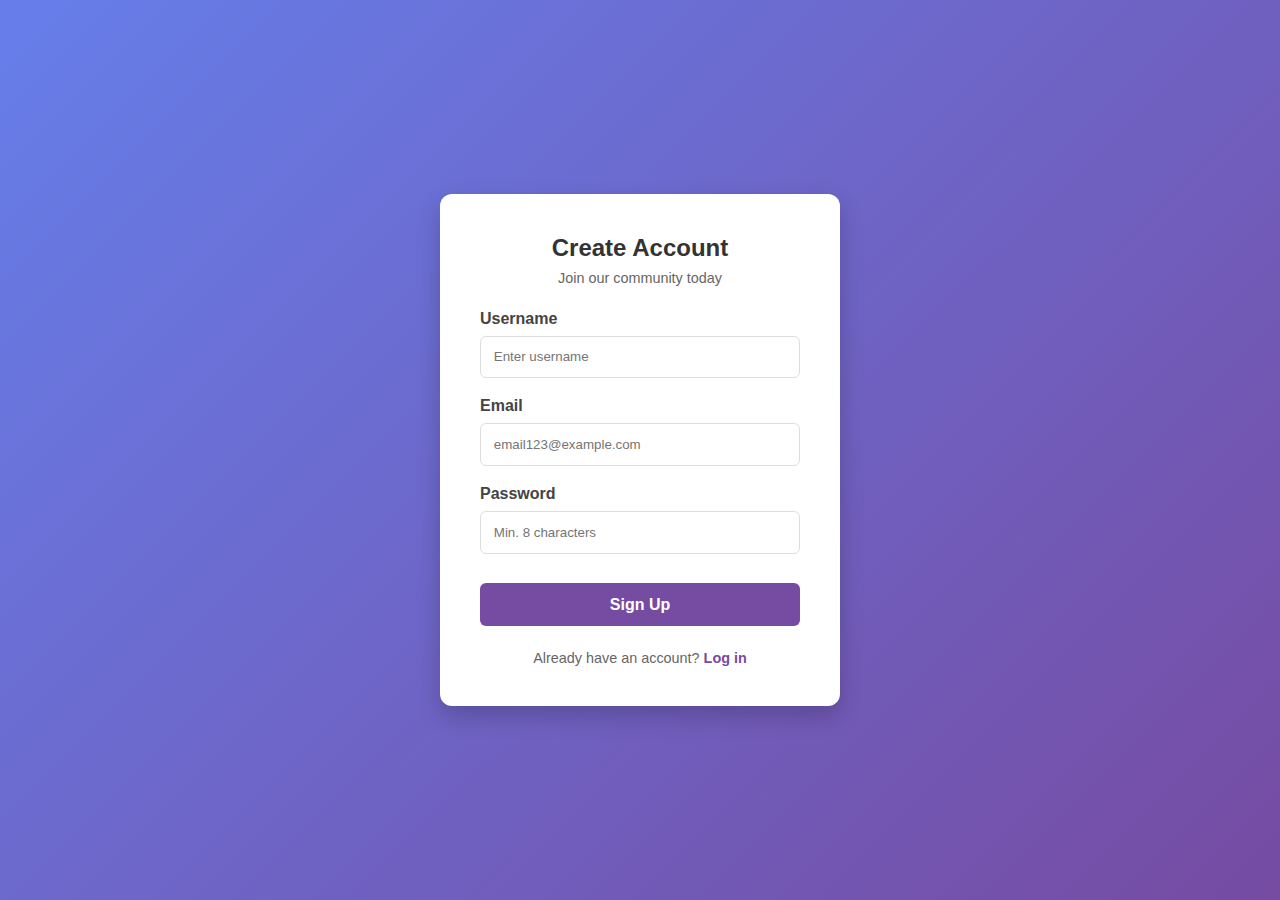
<file: 2.signuppage/index.html>
<!DOCTYPE html>
<html lang="en">
<head>
    <meta charset="UTF-8">
    <meta name="viewport" content="width=device-width, initial-scale=1.0">
    <title>Sign Up | Join Us</title>
    <link rel="stylesheet" href="style.css">
</head>
<body>
    <div class="signup-container">
        <form id="signupForm">
            <h2>Create Account</h2>
            <p class="subtitle">Join our community today</p>
            
            <div class="input-group">
                <label for="username">Username</label>
                <input type="text" id="username" placeholder="Enter username">
                <span class="error-message" id="usernameError">Username is required</span>
            </div>

            <div class="input-group">
                <label for="email">Email</label>
                <input type="text" id="email" placeholder="email123@example.com">
                <span class="error-message" id="emailError">Please enter a valid email</span>
            </div>

            <div class="input-group">
                <label for="password">Password</label>
                <input type="password" id="password" placeholder="Min. 8 characters">
                <span class="error-message" id="passwordError">Password must be at least 8 characters</span>
            </div>

            <button type="submit" class="signup-btn">Sign Up</button>
            
            <p class="footer-text">Already have an account? <a href="#">Log in</a></p>
        </form>
    </div>
    <script src="index.js"></script>
</body>
</html>
</file>
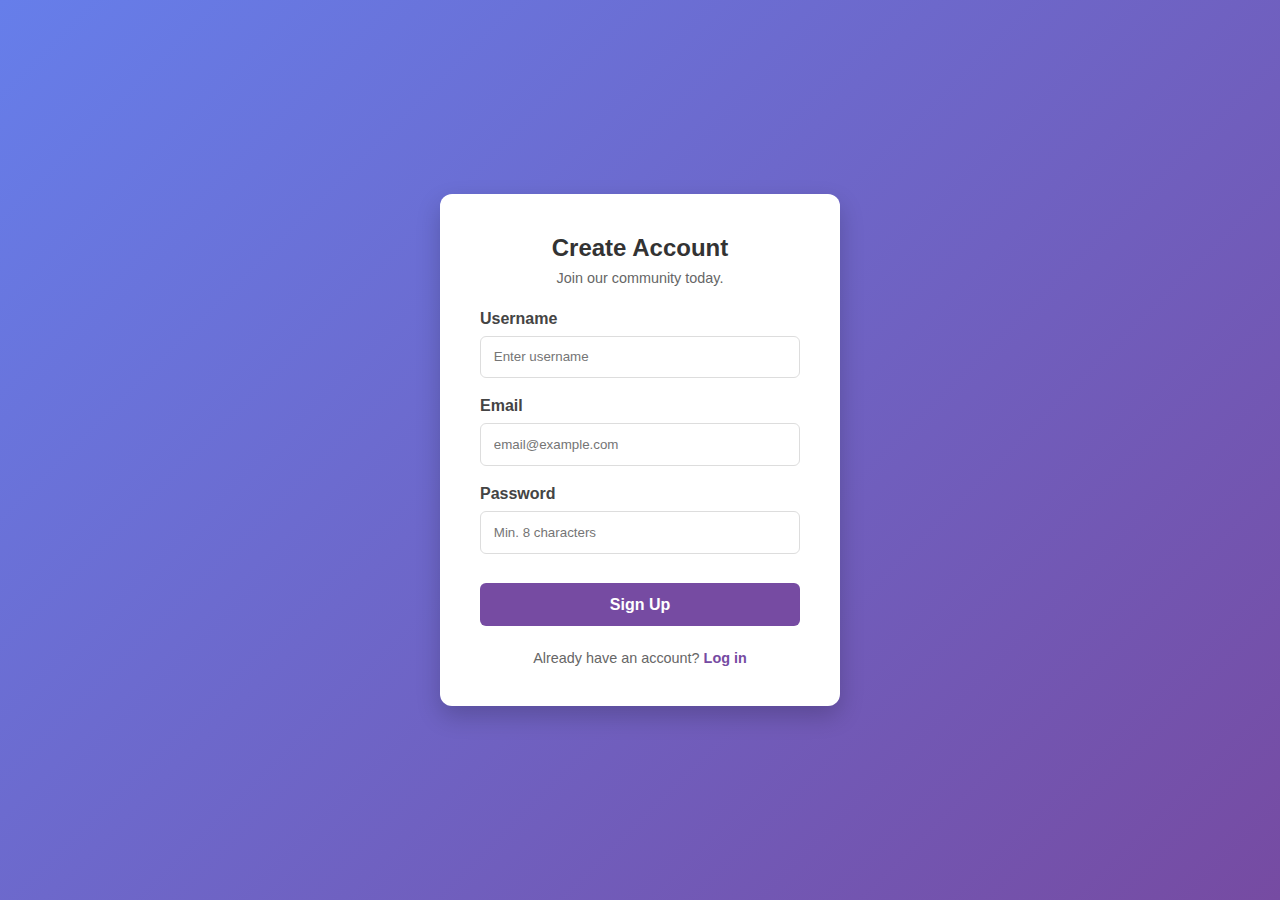
<file: signuppage/index.html>
<!DOCTYPE html>
<html lang="en">
<head>
    <meta charset="UTF-8">
    <meta name="viewport" content="width=device-width, initial-scale=1.0">
    <title>Sign Up | Join Us</title>
    <link rel="stylesheet" href="style.css">
</head>
<body>
    <div class="signup-container">
        <form id="signupForm">
            <h2>Create Account</h2>
            <p class="subtitle">Join our community today.</p>
            
            <div class="input-group">
                <label for="username">Username</label>
                <input type="text" id="username" placeholder="Enter username">
                <span class="error-message" id="usernameError">Username is required</span>
            </div>

            <div class="input-group">
                <label for="email">Email</label>
                <input type="text" id="email" placeholder="email@example.com">
                <span class="error-message" id="emailError">Please enter a valid email</span>
            </div>

            <div class="input-group">
                <label for="password">Password</label>
                <input type="password" id="password" placeholder="Min. 8 characters">
                <span class="error-message" id="passwordError">Password must be at least 8 characters</span>
            </div>

            <button type="submit" class="signup-btn">Sign Up</button>
            
            <p class="footer-text">Already have an account? <a href="#">Log in</a></p>
        </form>
    </div>
    <script src="index.js"></script>
</body>
</html>
</file>
<file: 2.signuppage/style.css>
/* --- CSS STYLING --- */
        * {
            box-sizing: border-box;
            margin: 0;
            padding: 0;
            font-family: 'Segoe UI', Roboto, Helvetica, Arial, sans-serif;
        }

        body {
            background: linear-gradient(135deg, #667eea 0%, #764ba2 100%);
            height: 100vh;
            display: flex;
            justify-content: center;
            align-items: center;
            padding: 20px;
        }

        .signup-container {
            background: white;
            padding: 2.5rem;
            border-radius: 12px;
            box-shadow: 0 10px 25px rgba(0,0,0,0.2);
            width: 100%;
            max-width: 400px;
        }

        h2 {
            color: #333;
            margin-bottom: 0.5rem;
            text-align: center;
        }

        .subtitle {
            color: #666;
            margin-bottom: 1.5rem;
            font-size: 0.9rem;
            text-align: center;
        }

        .input-group {
            margin-bottom: 1.2rem;
            position: relative;
        }

        .input-group label {
            display: block;
            margin-bottom: 0.5rem;
            color: #444;
            font-weight: 600;
        }

        .input-group input {
            width: 100%;
            padding: 0.8rem;
            border: 1px solid #ddd;
            border-radius: 6px;
            outline: none;
            transition: all 0.3s;
        }

        /* Border colors for focus and errors */
        .input-group input:focus {
            border-color: #764ba2;
        }

        .input-group input.error-border {
            border-color: #ff3333;
            background-color: #fff6f6;
        }

        /* Error message text */
        .error-message {
            color: #ff3333;
            font-size: 0.75rem;
            margin-top: 4px;
            display: none; /* Hidden by default */
        }

        .signup-btn {
            width: 100%;
            padding: 0.8rem;
            background-color: #764ba2;
            color: white;
            border: none;
            border-radius: 6px;
            font-size: 1rem;
            font-weight: bold;
            cursor: pointer;
            transition: background 0.3s;
            margin-top: 10px;
        }

        .signup-btn:hover {
            background-color: #5a3782;
        }

        .footer-text {
            text-align: center;
            margin-top: 1.5rem;
            font-size: 0.9rem;
            color: #666;
        }

        .footer-text a {
            color: #764ba2;
            text-decoration: none;
            font-weight: bold;
        }
</file>
<file: signuppage/style.css>
/* --- CSS STYLING --- */
        * {
            box-sizing: border-box;
            margin: 0;
            padding: 0;
            font-family: 'Segoe UI', Roboto, Helvetica, Arial, sans-serif;
        }

        body {
            background: linear-gradient(135deg, #667eea 0%, #764ba2 100%);
            height: 100vh;
            display: flex;
            justify-content: center;
            align-items: center;
            padding: 20px;
        }

        .signup-container {
            background: white;
            padding: 2.5rem;
            border-radius: 12px;
            box-shadow: 0 10px 25px rgba(0,0,0,0.2);
            width: 100%;
            max-width: 400px;
        }

        h2 {
            color: #333;
            margin-bottom: 0.5rem;
            text-align: center;
        }

        .subtitle {
            color: #666;
            margin-bottom: 1.5rem;
            font-size: 0.9rem;
            text-align: center;
        }

        .input-group {
            margin-bottom: 1.2rem;
            position: relative;
        }

        .input-group label {
            display: block;
            margin-bottom: 0.5rem;
            color: #444;
            font-weight: 600;
        }

        .input-group input {
            width: 100%;
            padding: 0.8rem;
            border: 1px solid #ddd;
            border-radius: 6px;
            outline: none;
            transition: all 0.3s;
        }

        /* Border colors for focus and errors */
        .input-group input:focus {
            border-color: #764ba2;
        }

        .input-group input.error-border {
            border-color: #ff3333;
            background-color: #fff6f6;
        }

        /* Error message text */
        .error-message {
            color: #ff3333;
            font-size: 0.75rem;
            margin-top: 4px;
            display: none; /* Hidden by default */
        }

        .signup-btn {
            width: 100%;
            padding: 0.8rem;
            background-color: #764ba2;
            color: white;
            border: none;
            border-radius: 6px;
            font-size: 1rem;
            font-weight: bold;
            cursor: pointer;
            transition: background 0.3s;
            margin-top: 10px;
        }

        .signup-btn:hover {
            background-color: #5a3782;
        }

        .footer-text {
            text-align: center;
            margin-top: 1.5rem;
            font-size: 0.9rem;
            color: #666;
        }

        .footer-text a {
            color: #764ba2;
            text-decoration: none;
            font-weight: bold;
        }
</file>
